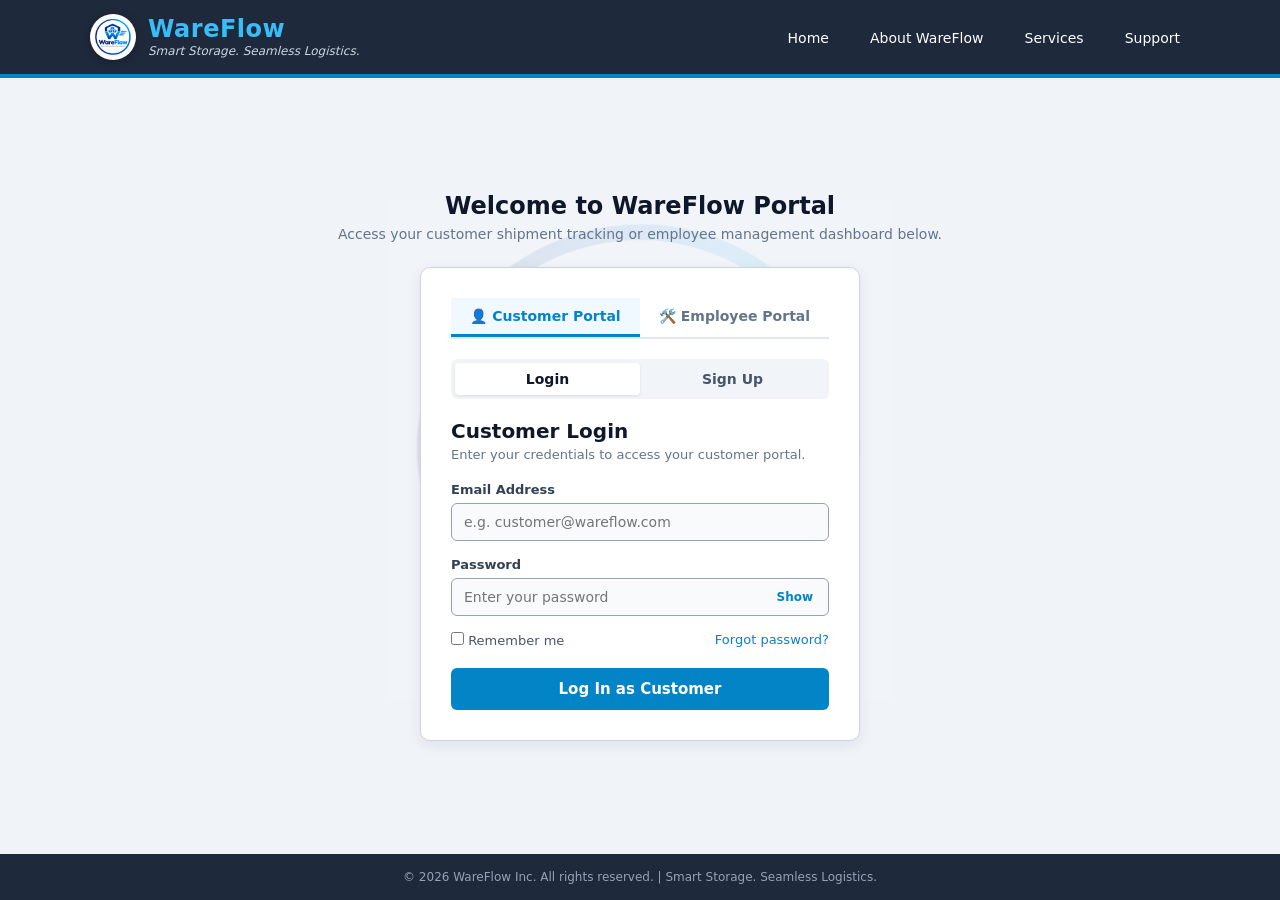
<file: index.html>
<!DOCTYPE html>
<html lang="en">
<head>
    <meta charset="UTF-8">
    <meta name="viewport" content="width=device-width, initial-scale=1.0">
    <title>WareFlow - Smart Storage & Logistics</title>
    <link rel="stylesheet" href="styles.css">
</head>
<body>

    <!-- Main Navigation Bar -->
    <header class="navbar">
        <div class="header-container">
            <div class="brand">
                <img src="logo.png" alt="WareFlow Logo" class="brand-logo">
                <div class="brand-text">
                    <h1 class="logo">WareFlow</h1>
                    <p class="tagline">Smart Storage. Seamless Logistics.</p>
                </div>
            </div>
            <nav class="nav-links">
                <a href="#home">Home</a>
                <a href="#about">About WareFlow</a>
                <a href="#services">Services</a>
                <a href="#contact">Support</a>
            </nav>
        </div>
    </header>

    <!-- Main Content Area -->
    <main class="main-container">
        <section class="welcome-text">
            <h2>Welcome to WareFlow Portal</h2>
            <p>Access your customer shipment tracking or employee management dashboard below.</p>
        </section>

        <!-- Authentication Card -->
        <div class="auth-box">
            
            <!-- User Role Switcher -->
            <div class="role-tabs">
                <button type="button" class="tab-btn active" id="customerTab" onclick="switchRole('customer')">
                    👤 Customer Portal
                </button>
                <button type="button" class="tab-btn" id="employeeTab" onclick="switchRole('employee')">
                    🛠️ Employee Portal
                </button>
            </div>

            <!-- Login / Sign Up Mode Toggle -->
            <div class="mode-toggle">
                <button type="button" class="mode-btn active" id="loginBtn" onclick="switchMode('login')">Login</button>
                <button type="button" class="mode-btn" id="signupBtn" onclick="switchMode('signup')">Sign Up</button>
            </div>

            <!-- Alert Notification -->
            <div id="alertBox" class="alert-box hidden"></div>

            <!-- Form Header -->
            <h3 id="formTitle">Customer Login</h3>
            <p id="formSubTitle" class="sub-text">Enter your credentials to access your customer dashboard.</p>

            <!-- Auth Form -->
            <form id="authForm" onsubmit="handleFormSubmit(event)">
                
                <!-- Full Name (Sign Up only) -->
                <div class="form-group signup-only hidden">
                    <label for="fullName">Full Name</label>
                    <input type="text" id="fullName" placeholder="Enter your full name">
                </div>

                <!-- Email or Staff ID -->
                <div class="form-group">
                    <label for="identifier" id="identifierLabel">Email Address</label>
                    <input type="text" id="identifier" placeholder="e.g. user@example.com" required>
                </div>

                <!-- Phone Number (Customer Sign Up only) -->
                <div class="form-group signup-only customer-only hidden">
                    <label for="phone">Phone Number</label>
                    <input type="tel" id="phone" placeholder="e.g. +1 555-0199">
                </div>

                <!-- Warehouse Department (Employee only) -->
                <div class="form-group employee-only hidden">
                    <label for="department">Warehouse Branch / Dept</label>
                    <select id="department">
                        <option value="">Select Branch / Department</option>
                        <option value="main">Central Warehouse - Hub A</option>
                        <option value="inbound">Inbound Receiving</option>
                        <option value="outbound">Outbound Fulfillment</option>
                        <option value="inventory">Inventory Control</option>
                    </select>
                </div>

                <!-- Access Code (Employee Sign Up only) -->
                <div class="form-group signup-only employee-only hidden">
                    <label for="employeeCode">Employee Access Code</label>
                    <input type="text" id="employeeCode" placeholder="Enter staff verification code">
                </div>

                <!-- Password Input -->
                <div class="form-group">
                    <label for="password">Password</label>
                    <div class="password-wrapper">
                        <input type="password" id="password" placeholder="Enter your password" required>
                        <button type="button" class="toggle-pwd" onclick="togglePasswordVisibility()">Show</button>
                    </div>
                </div>

                <!-- Confirm Password (Sign Up only) -->
                <div class="form-group signup-only hidden">
                    <label for="confirmPassword">Confirm Password</label>
                    <input type="password" id="confirmPassword" placeholder="Re-enter password">
                </div>

                <!-- Form Options -->
                <div class="form-options login-only">
                    <label class="remember-me">
                        <input type="checkbox" id="rememberMe"> Remember me
                    </label>
                    <a href="#" class="forgot-link" onclick="handleForgotPassword(event)">Forgot password?</a>
                </div>

                <!-- Action Button -->
                <button type="submit" class="submit-btn" id="submitBtn">Log In as Customer</button>
            </form>
        </div>
    </main>

    <!-- Footer -->
    <footer class="footer">
        <p>&copy; 2026 WareFlow Inc. All rights reserved. | Smart Storage. Seamless Logistics.</p>
    </footer>

    <script src="script.js"></script>
</body>
</html>
</file>
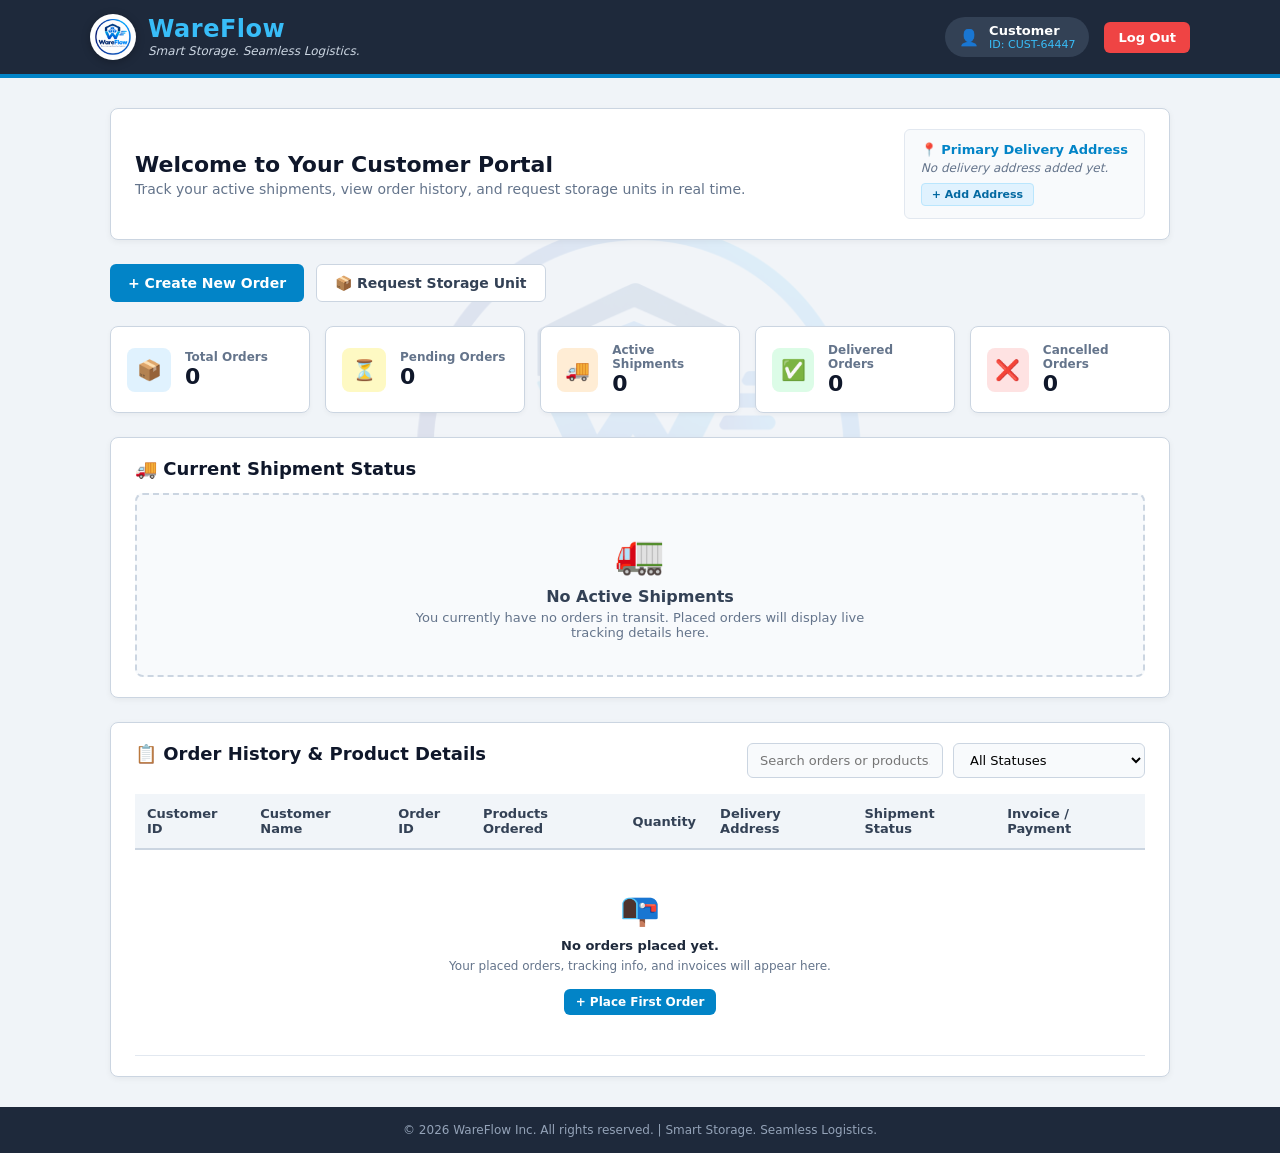
<file: customer_dashboard.html>
<!DOCTYPE html>
<html lang="en">
<head>
    <meta charset="UTF-8">
    <meta name="viewport" content="width=device-width, initial-scale=1.0">
    <title>Customer Dashboard - WareFlow</title>
    <link rel="stylesheet" href="customer_styles.css">
</head>
<body>

    <!-- Header Navigation -->
    <header class="navbar">
        <div class="header-container">
            <div class="brand">
                <img src="logo.png" alt="WareFlow Logo" class="brand-logo">
                <div class="brand-text">
                    <h1 class="logo">WareFlow</h1>
                    <p class="tagline">Smart Storage. Seamless Logistics.</p>
                </div>
            </div>
            <div class="user-nav">
                <div class="user-profile">
                    <span class="user-avatar">👤</span>
                    <div class="user-info">
                        <span class="user-name" id="custNameDisplay">Customer</span>
                        <span class="user-id" id="custIdDisplay">ID: Loading...</span>
                    </div>
                </div>
                <button class="logout-btn" onclick="handleLogout()">Log Out</button>
            </div>
        </div>
    </header>

    <!-- Main Container -->
    <main class="dashboard-container">
        
        <!-- Welcome Card & Quick Info -->
        <section class="welcome-card">
            <div class="welcome-text">
                <h2>Welcome to Your Customer Portal</h2>
                <p>Track your active shipments, view order history, and request storage units in real time.</p>
            </div>
            <div class="delivery-address-card">
                <h4>📍 Primary Delivery Address</h4>
                <p id="deliveryAddressText">No delivery address added yet.</p>
                <button class="small-btn" onclick="editAddress()">+ Add Address</button>
            </div>
        </section>

        <!-- Quick Action Buttons -->
        <section class="action-bar">
            <button class="primary-btn" onclick="createNewOrder()">+ Create New Order</button>
            <button class="secondary-btn" onclick="requestStorage()">📦 Request Storage Unit</button>
        </section>

        <!-- Summary Metrics -->
        <section class="stats-grid">
            <div class="stat-card">
                <div class="stat-icon blue">📦</div>
                <div class="stat-details">
                    <span class="stat-label">Total Orders</span>
                    <span class="stat-value" id="totalOrders">0</span>
                </div>
            </div>

            <div class="stat-card">
                <div class="stat-icon yellow">⏳</div>
                <div class="stat-details">
                    <span class="stat-label">Pending Orders</span>
                    <span class="stat-value" id="pendingOrders">0</span>
                </div>
            </div>

            <div class="stat-card">
                <div class="stat-icon orange">🚚</div>
                <div class="stat-details">
                    <span class="stat-label">Active Shipments</span>
                    <span class="stat-value" id="activeShipments">0</span>
                </div>
            </div>

            <div class="stat-card">
                <div class="stat-icon green">✅</div>
                <div class="stat-details">
                    <span class="stat-label">Delivered Orders</span>
                    <span class="stat-value" id="deliveredOrders">0</span>
                </div>
            </div>

            <div class="stat-card">
                <div class="stat-icon red">❌</div>
                <div class="stat-details">
                    <span class="stat-label">Cancelled Orders</span>
                    <span class="stat-value" id="cancelledOrders">0</span>
                </div>
            </div>
        </section>

        <!-- Live Tracker -->
        <section class="section-card tracker-card">
            <h3>🚚 Current Shipment Status</h3>
            <div class="empty-state-box" id="trackerEmptyState">
                <div class="empty-icon">🚛</div>
                <h4>No Active Shipments</h4>
                <p>You currently have no orders in transit. Placed orders will display live tracking status here.</p>
            </div>
        </section>

        <!-- Orders Table -->
        <section class="section-card">
            <div class="table-header">
                <h3>📋 Order History & Product Details</h3>
                <div class="table-controls">
                    <input type="text" id="searchInput" placeholder="Search orders or products..." onkeyup="filterOrders()">
                    <select id="statusFilter" onchange="filterOrders()">
                        <option value="ALL">All Statuses</option>
                        <option value="Pending">Pending</option>
                        <option value="Dispatched">Dispatched / In Transit</option>
                        <option value="Delivered">Delivered</option>
                        <option value="Cancelled">Cancelled</option>
                    </select>
                </div>
            </div>

            <div class="table-wrapper">
                <table class="data-table" id="ordersTable">
                    <thead>
                        <tr>
                            <th>Customer ID</th>
                            <th>Customer Name</th>
                            <th>Order ID</th>
                            <th>Products Ordered</th>
                            <th>Quantity</th>
                            <th>Delivery Address</th>
                            <th>Shipment Status</th>
                            <th>Invoice / Payment</th>
                        </tr>
                    </thead>
                    <tbody id="ordersTableBody">
                        <tr>
                            <td colspan="8" class="empty-table-cell">
                                <div class="empty-table-state">
                                    <span class="empty-icon-small">📭</span>
                                    <p><strong>No order details found.</strong></p>
                                    <p class="sub-empty">Your placed orders, shipment status, and invoice details will appear here.</p>
                                    <button class="primary-btn small" onclick="createNewOrder()">+ Place First Order</button>
                                </div>
                            </td>
                        </tr>
                    </tbody>
                </table>
            </div>
        </section>

    </main>

    <!-- Footer -->
    <footer class="footer">
        <p>&copy; 2026 WareFlow Inc. All rights reserved. | Smart Storage. Seamless Logistics.</p>
    </footer>

    <script src="customer_script.js"></script>
</body>
</html>
</file>
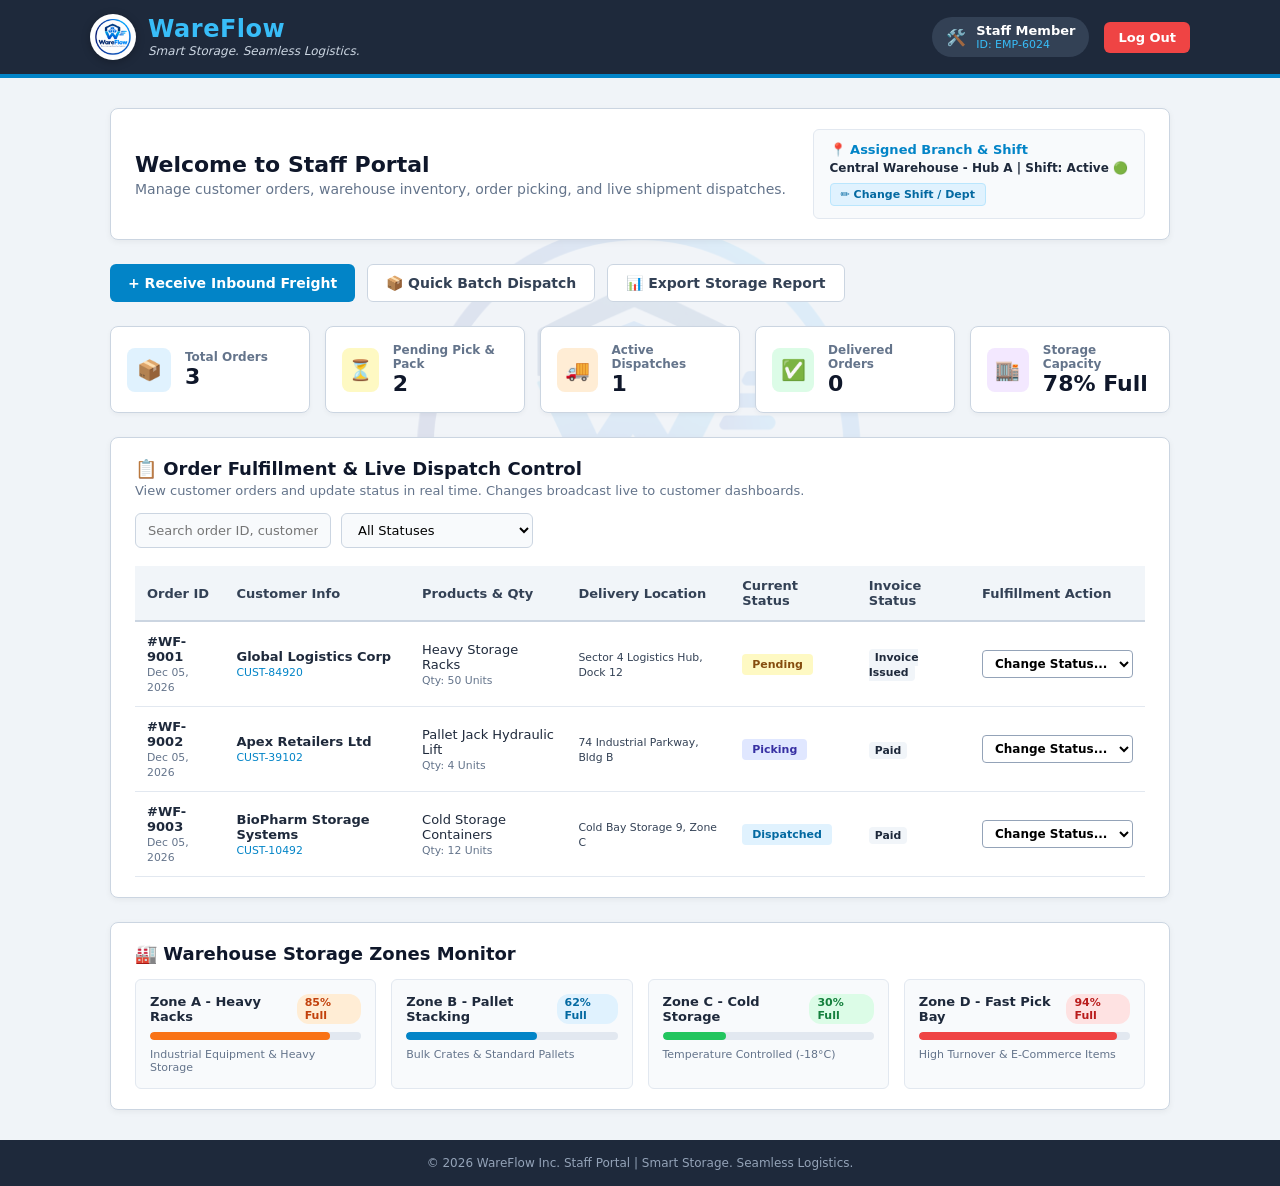
<file: employee_dashboard.html>
<!DOCTYPE html>
<html lang="en">
<head>
    <meta charset="UTF-8">
    <meta name="viewport" content="width=device-width, initial-scale=1.0">
    <title>Employee Dashboard - WareFlow</title>
    <link rel="stylesheet" href="employee_styles.css">
</head>
<body>

    <!-- Main Navigation Bar -->
    <header class="navbar">
        <div class="header-container">
            <div class="brand">
                <img src="logo.png" alt="WareFlow Logo" class="brand-logo">
                <div class="brand-text">
                    <h1 class="logo">WareFlow</h1>
                    <p class="tagline">Smart Storage. Seamless Logistics.</p>
                </div>
            </div>
            <div class="user-nav">
                <div class="user-profile">
                    <span class="user-avatar">🛠️</span>
                    <div class="user-info">
                        <span class="user-name" id="empNameDisplay">Staff Member</span>
                        <span class="user-id" id="empIdDisplay">ID: EMP-4092</span>
                    </div>
                </div>
                <button class="logout-btn" onclick="handleLogout()">Log Out</button>
            </div>
        </div>
    </header>

    <!-- Main Content Container -->
    <main class="dashboard-container">
        
        <!-- Welcome Banner & Shift Details -->
        <section class="welcome-card">
            <div class="welcome-text">
                <h2>Welcome to Staff Portal</h2>
                <p>Manage customer orders, warehouse inventory, order picking, and live shipment dispatches.</p>
            </div>
            <div class="shift-info-card">
                <h4>📍 Assigned Branch & Shift</h4>
                <p id="shiftInfoText">Central Warehouse - Hub A | Shift: Day (Active 🟢)</p>
                <button class="small-btn" onclick="changeShiftInfo()">✏️ Change Shift / Dept</button>
            </div>
        </section>

        <!-- Quick Action Buttons -->
        <section class="action-bar">
            <button class="primary-btn" onclick="createNewStockOrder()">+ Receive Inbound Freight</button>
            <button class="secondary-btn" onclick="quickBatchDispatch()">📦 Quick Batch Dispatch</button>
            <button class="secondary-btn" onclick="generateInventoryReport()">📊 Export Storage Report</button>
        </section>

        <!-- Operational Metrics Grid -->
        <section class="stats-grid">
            <div class="stat-card">
                <div class="stat-icon blue">📦</div>
                <div class="stat-details">
                    <span class="stat-label">Total Orders</span>
                    <span class="stat-value" id="totalOrders">0</span>
                </div>
            </div>

            <div class="stat-card">
                <div class="stat-icon yellow">⏳</div>
                <div class="stat-details">
                    <span class="stat-label">Pending Pick & Pack</span>
                    <span class="stat-value" id="pendingOrders">0</span>
                </div>
            </div>

            <div class="stat-card">
                <div class="stat-icon orange">🚚</div>
                <div class="stat-details">
                    <span class="stat-label">Active Dispatches</span>
                    <span class="stat-value" id="activeShipments">0</span>
                </div>
            </div>

            <div class="stat-card">
                <div class="stat-icon green">✅</div>
                <div class="stat-details">
                    <span class="stat-label">Delivered Orders</span>
                    <span class="stat-value" id="deliveredOrders">0</span>
                </div>
            </div>

            <div class="stat-card">
                <div class="stat-icon purple">🏬</div>
                <div class="stat-details">
                    <span class="stat-label">Storage Capacity</span>
                    <span class="stat-value" id="storageCapacity">78% Full</span>
                </div>
            </div>
        </section>

        <!-- Order Fulfillment & Live Status Control -->
        <section class="section-card">
            <div class="table-header">
                <div>
                    <h3>📋 Order Fulfillment & Live Dispatch Control</h3>
                    <p class="section-subtext">View customer orders and update status in real time. Changes broadcast live to customer dashboards.</p>
                </div>
                <div class="table-controls">
                    <input type="text" id="searchInput" placeholder="Search order ID, customer, product..." onkeyup="filterOrders()">
                    <select id="statusFilter" onchange="filterOrders()">
                        <option value="ALL">All Statuses</option>
                        <option value="Pending">Pending</option>
                        <option value="Picking">Picking</option>
                        <option value="Packing">Packing</option>
                        <option value="Dispatched">Dispatched / In Transit</option>
                        <option value="Delivered">Delivered</option>
                        <option value="Cancelled">Cancelled</option>
                    </select>
                </div>
            </div>

            <div class="table-wrapper">
                <table class="data-table" id="ordersTable">
                    <thead>
                        <tr>
                            <th>Order ID</th>
                            <th>Customer Info</th>
                            <th>Products & Qty</th>
                            <th>Delivery Location</th>
                            <th>Current Status</th>
                            <th>Invoice Status</th>
                            <th>Fulfillment Action</th>
                        </tr>
                    </thead>
                    <tbody id="ordersTableBody">
                        <!-- Populated by JavaScript -->
                    </tbody>
                </table>
            </div>
        </section>

        <!-- Storage Zones Monitor -->
        <section class="section-card">
            <h3>🏭 Warehouse Storage Zones Monitor</h3>
            <div class="zones-grid">
                <div class="zone-card">
                    <div class="zone-header">
                        <span class="zone-title">Zone A - Heavy Racks</span>
                        <span class="zone-badge high">85% Full</span>
                    </div>
                    <div class="progress-bar-bg">
                        <div class="progress-bar-fill high" style="width: 85%;"></div>
                    </div>
                    <p class="zone-info">Industrial Equipment & Heavy Storage</p>
                </div>

                <div class="zone-card">
                    <div class="zone-header">
                        <span class="zone-title">Zone B - Pallet Stacking</span>
                        <span class="zone-badge medium">62% Full</span>
                    </div>
                    <div class="progress-bar-bg">
                        <div class="progress-bar-fill medium" style="width: 62%;"></div>
                    </div>
                    <p class="zone-info">Bulk Crates & Standard Pallets</p>
                </div>

                <div class="zone-card">
                    <div class="zone-header">
                        <span class="zone-title">Zone C - Cold Storage</span>
                        <span class="zone-badge low">30% Full</span>
                    </div>
                    <div class="progress-bar-bg">
                        <div class="progress-bar-fill low" style="width: 30%;"></div>
                    </div>
                    <p class="zone-info">Temperature Controlled (-18°C)</p>
                </div>

                <div class="zone-card">
                    <div class="zone-header">
                        <span class="zone-title">Zone D - Fast Pick Bay</span>
                        <span class="zone-badge critical">94% Full</span>
                    </div>
                    <div class="progress-bar-bg">
                        <div class="progress-bar-fill critical" style="width: 94%;"></div>
                    </div>
                    <p class="zone-info">High Turnover & E-Commerce Items</p>
                </div>
            </div>
        </section>

    </main>

    <!-- Footer -->
    <footer class="footer">
        <p>&copy; 2026 WareFlow Inc. Staff Portal | Smart Storage. Seamless Logistics.</p>
    </footer>

    <script src="employee_script.js"></script>
</body>
</html>
</file>
<file: styles.css>
/* WareFlow Main Stylesheet */

* {
    box-sizing: border-box;
    margin: 0;
    padding: 0;
    font-family: system-ui, -apple-system, BlinkMacSystemFont, 'Segoe UI', Roboto, Oxygen, Ubuntu, Cantarell, sans-serif;
}

body {
    background-color: #f0f4f8;
    color: #1e293b;
    display: flex;
    flex-direction: column;
    min-height: 100vh;
    position: relative;
}

/* Light Central Watermark Overlay */
body::before {
    content: "";
    position: fixed;
    top: 50%;
    left: 50%;
    transform: translate(-50%, -50%);
    width: 500px;
    height: 500px;
    max-width: 80vw;
    max-height: 80vh;
    background-image: url('logo.png');
    background-repeat: no-repeat;
    background-position: center;
    background-size: contain;
    opacity: 0.08;
    pointer-events: none;
    z-index: 0;
}

/* Navigation Bar */
.navbar {
    background-color: #1e293b;
    color: #ffffff;
    padding: 14px 24px;
    border-bottom: 4px solid #0284c7;
    position: relative;
    z-index: 1;
}

.header-container {
    max-width: 1100px;
    margin: 0 auto;
    display: flex;
    justify-content: space-between;
    align-items: center;
    flex-wrap: wrap;
    gap: 15px;
}

.brand {
    display: flex;
    align-items: center;
    gap: 12px;
}

.brand-logo {
    height: 46px;
    width: 46px;
    object-fit: contain;
    border-radius: 50%;
    background-color: #ffffff;
    padding: 3px;
    box-shadow: 0 2px 8px rgba(0, 0, 0, 0.25);
    transition: transform 0.2s ease;
}

.brand-logo:hover {
    transform: scale(1.05);
}

.brand-text {
    display: flex;
    flex-direction: column;
}

.logo {
    font-size: 24px;
    font-weight: 700;
    color: #38bdf8;
    line-height: 1.1;
    letter-spacing: 0.5px;
}

.tagline {
    font-size: 12px;
    color: #cbd5e1;
    margin-top: 2px;
    font-style: italic;
}

.nav-links a {
    color: #ffffff;
    text-decoration: none;
    margin-left: 16px;
    font-size: 14px;
    padding: 6px 10px;
    border-radius: 4px;
    transition: background-color 0.2s, color 0.2s;
}

.nav-links a:hover {
    background-color: #334155;
    color: #38bdf8;
}

/* Main Content Container */
.main-container {
    flex: 1;
    display: flex;
    flex-direction: column;
    align-items: center;
    justify-content: center;
    padding: 40px 20px;
    position: relative;
    z-index: 1;
}

.welcome-text {
    text-align: center;
    margin-bottom: 25px;
}

.welcome-text h2 {
    font-size: 24px;
    color: #0f172a;
    margin-bottom: 6px;
}

.welcome-text p {
    font-size: 14px;
    color: #64748b;
}

/* Authentication Box */
.auth-box {
    background-color: #ffffff;
    width: 100%;
    max-width: 440px;
    border: 1px solid #cbd5e1;
    border-radius: 10px;
    padding: 30px;
    box-shadow: 0 4px 14px rgba(0, 0, 0, 0.08);
}

/* Role Selector Tabs */
.role-tabs {
    display: flex;
    margin-bottom: 20px;
    border-bottom: 2px solid #e2e8f0;
}

.tab-btn {
    flex: 1;
    padding: 10px;
    background: none;
    border: none;
    border-bottom: 3px solid transparent;
    font-size: 14px;
    font-weight: 600;
    color: #64748b;
    cursor: pointer;
    transition: all 0.2s ease;
}

.tab-btn.active {
    color: #0284c7;
    border-bottom: 3px solid #0284c7;
    background-color: #f0f9ff;
}

/* Form Mode Toggle */
.mode-toggle {
    display: flex;
    background-color: #f1f5f9;
    padding: 4px;
    border-radius: 6px;
    margin-bottom: 20px;
}

.mode-btn {
    flex: 1;
    padding: 8px;
    background: none;
    border: none;
    border-radius: 4px;
    font-size: 14px;
    font-weight: 600;
    color: #475569;
    cursor: pointer;
}

.mode-btn.active {
    background-color: #ffffff;
    color: #0f172a;
    box-shadow: 0 1px 3px rgba(0, 0, 0, 0.1);
}

/* Form Headings */
#formTitle {
    font-size: 20px;
    color: #0f172a;
    margin-bottom: 4px;
}

.sub-text {
    font-size: 13px;
    color: #64748b;
    margin-bottom: 20px;
}

/* Form Inputs */
.form-group {
    margin-bottom: 16px;
    text-align: left;
}

.form-group label {
    display: block;
    font-size: 13px;
    font-weight: 600;
    color: #334155;
    margin-bottom: 6px;
}

.form-group input,
.form-group select {
    width: 100%;
    padding: 10px 12px;
    border: 1px solid #94a3b8;
    border-radius: 6px;
    font-size: 14px;
    background-color: #f8fafc;
    transition: border-color 0.2s, box-shadow 0.2s;
}

.form-group input:focus,
.form-group select:focus {
    outline: none;
    border-color: #0284c7;
    background-color: #ffffff;
    box-shadow: 0 0 0 3px rgba(2, 132, 199, 0.15);
}

/* Password Toggle Field */
.password-wrapper {
    position: relative;
    display: flex;
    align-items: center;
}

.password-wrapper input {
    padding-right: 60px;
}

.toggle-pwd {
    position: absolute;
    right: 8px;
    background: none;
    border: none;
    color: #0284c7;
    font-size: 12px;
    font-weight: 600;
    cursor: pointer;
    padding: 4px 8px;
}

/* Form Options */
.form-options {
    display: flex;
    justify-content: space-between;
    align-items: center;
    font-size: 13px;
    margin-bottom: 20px;
}

.remember-me {
    color: #475569;
    cursor: pointer;
}

.forgot-link {
    color: #0284c7;
    text-decoration: none;
}

.forgot-link:hover {
    text-decoration: underline;
}

/* Submit Button */
.submit-btn {
    width: 100%;
    padding: 12px;
    background-color: #0284c7;
    color: #ffffff;
    border: none;
    border-radius: 6px;
    font-size: 15px;
    font-weight: 600;
    cursor: pointer;
    transition: background-color 0.2s;
}

.submit-btn:hover {
    background-color: #0369a1;
}

/* Notification Alerts */
.alert-box {
    padding: 10px 14px;
    border-radius: 6px;
    font-size: 13px;
    margin-bottom: 16px;
    text-align: left;
}

.alert-box.success {
    background-color: #dcfce7;
    color: #166534;
    border: 1px solid #bbf7d0;
}

.alert-box.error {
    background-color: #fee2e2;
    color: #991b1b;
    border: 1px solid #fecaca;
}

/* Utility Classes */
.hidden {
    display: none !important;
}

/* Footer */
.footer {
    background-color: #1e293b;
    color: #94a3b8;
    text-align: center;
    padding: 16px;
    font-size: 12px;
    position: relative;
    z-index: 1;
}
</file>
<file: customer_styles.css>
/* WareFlow Customer Dashboard Styling */

* {
    box-sizing: border-box;
    margin: 0;
    padding: 0;
    font-family: system-ui, -apple-system, BlinkMacSystemFont, 'Segoe UI', Roboto, Oxygen, Ubuntu, Cantarell, sans-serif;
}

body {
    background-color: #f0f4f8;
    color: #1e293b;
    display: flex;
    flex-direction: column;
    min-height: 100vh;
    position: relative;
}

/* Light Watermark Overlay at Center of Page */
body::before {
    content: "";
    position: fixed;
    top: 50%;
    left: 50%;
    transform: translate(-50%, -50%);
    width: 500px;
    height: 500px;
    max-width: 80vw;
    max-height: 80vh;
    background-image: url('logo.png');
    background-repeat: no-repeat;
    background-position: center;
    background-size: contain;
    opacity: 0.08;
    pointer-events: none;
    z-index: 0;
}

/* Navigation Navbar */
.navbar {
    background-color: #1e293b;
    color: #ffffff;
    padding: 14px 24px;
    border-bottom: 4px solid #0284c7;
    position: relative;
    z-index: 1;
}

.header-container {
    max-width: 1100px;
    margin: 0 auto;
    display: flex;
    justify-content: space-between;
    align-items: center;
    flex-wrap: wrap;
    gap: 15px;
}

.brand {
    display: flex;
    align-items: center;
    gap: 12px;
}

.brand-logo {
    height: 46px;
    width: 46px;
    object-fit: contain;
    border-radius: 50%;
    background-color: #ffffff;
    padding: 3px;
    box-shadow: 0 2px 8px rgba(0, 0, 0, 0.25);
    transition: transform 0.2s ease;
}

.brand-logo:hover {
    transform: scale(1.05);
}

.brand-text {
    display: flex;
    flex-direction: column;
}

.logo {
    font-size: 24px;
    font-weight: 700;
    color: #38bdf8;
    line-height: 1.1;
    letter-spacing: 0.5px;
}

.tagline {
    font-size: 12px;
    color: #cbd5e1;
    font-style: italic;
    margin-top: 2px;
}

.user-nav {
    display: flex;
    align-items: center;
    gap: 15px;
}

.user-profile {
    display: flex;
    align-items: center;
    gap: 10px;
    background-color: #334155;
    padding: 6px 14px;
    border-radius: 20px;
}

.user-avatar {
    font-size: 16px;
}

.user-info {
    display: flex;
    flex-direction: column;
}

.user-name {
    font-size: 13px;
    font-weight: 600;
    color: #ffffff;
}

.user-id {
    font-size: 11px;
    color: #38bdf8;
}

.logout-btn {
    background-color: #ef4444;
    color: #ffffff;
    border: none;
    padding: 8px 14px;
    border-radius: 6px;
    font-size: 13px;
    font-weight: 600;
    cursor: pointer;
    transition: background-color 0.2s;
}

.logout-btn:hover {
    background-color: #dc2626;
}

/* Main Dashboard Container */
.dashboard-container {
    flex: 1;
    max-width: 1100px;
    width: 100%;
    margin: 30px auto;
    padding: 0 20px;
    display: flex;
    flex-direction: column;
    gap: 24px;
    position: relative;
    z-index: 1;
}

/* Welcome Card */
.welcome-card {
    background-color: #ffffff;
    border: 1px solid #cbd5e1;
    border-radius: 8px;
    padding: 20px 24px;
    display: flex;
    justify-content: space-between;
    align-items: center;
    flex-wrap: wrap;
    gap: 16px;
    box-shadow: 0 2px 6px rgba(0, 0, 0, 0.05);
}

.welcome-text h2 {
    font-size: 22px;
    color: #0f172a;
    margin-bottom: 4px;
}

.welcome-text p {
    font-size: 14px;
    color: #64748b;
}

.delivery-address-card {
    background-color: #f8fafc;
    border: 1px solid #e2e8f0;
    border-radius: 6px;
    padding: 12px 16px;
    max-width: 350px;
}

.delivery-address-card h4 {
    font-size: 13px;
    color: #0284c7;
    margin-bottom: 4px;
}

.delivery-address-card p {
    font-size: 12px;
    color: #64748b;
    margin-bottom: 8px;
    font-style: italic;
}

.small-btn {
    background-color: #e0f2fe;
    color: #0369a1;
    border: 1px solid #bae6fd;
    padding: 4px 10px;
    border-radius: 4px;
    font-size: 11px;
    font-weight: 600;
    cursor: pointer;
    transition: background-color 0.2s;
}

.small-btn:hover {
    background-color: #bae6fd;
}

/* Action Bar */
.action-bar {
    display: flex;
    gap: 12px;
    flex-wrap: wrap;
}

.primary-btn {
    background-color: #0284c7;
    color: #ffffff;
    border: none;
    padding: 10px 18px;
    border-radius: 6px;
    font-size: 14px;
    font-weight: 600;
    cursor: pointer;
    transition: background-color 0.2s;
}

.primary-btn:hover {
    background-color: #0369a1;
}

.primary-btn.small {
    padding: 6px 12px;
    font-size: 12px;
    margin-top: 10px;
}

.secondary-btn {
    background-color: #ffffff;
    color: #334155;
    border: 1px solid #cbd5e1;
    padding: 10px 18px;
    border-radius: 6px;
    font-size: 14px;
    font-weight: 600;
    cursor: pointer;
    transition: background-color 0.2s;
}

.secondary-btn:hover {
    background-color: #f1f5f9;
}

/* Summary Grid */
.stats-grid {
    display: grid;
    grid-template-columns: repeat(auto-fit, minmax(180px, 1fr));
    gap: 15px;
}

.stat-card {
    background-color: #ffffff;
    border: 1px solid #cbd5e1;
    border-radius: 8px;
    padding: 16px;
    display: flex;
    align-items: center;
    gap: 14px;
    box-shadow: 0 2px 5px rgba(0, 0, 0, 0.04);
}

.stat-icon {
    width: 44px;
    height: 44px;
    border-radius: 8px;
    display: flex;
    align-items: center;
    justify-content: center;
    font-size: 20px;
}

.stat-icon.blue { background-color: #e0f2fe; }
.stat-icon.yellow { background-color: #fef9c3; }
.stat-icon.orange { background-color: #ffedd5; }
.stat-icon.green { background-color: #dcfce7; }
.stat-icon.red { background-color: #fee2e2; }

.stat-details {
    display: flex;
    flex-direction: column;
}

.stat-label {
    font-size: 12px;
    color: #64748b;
    font-weight: 600;
}

.stat-value {
    font-size: 22px;
    font-weight: 700;
    color: #0f172a;
}

/* Card Sections */
.section-card {
    background-color: #ffffff;
    border: 1px solid #cbd5e1;
    border-radius: 8px;
    padding: 20px 24px;
    box-shadow: 0 2px 6px rgba(0, 0, 0, 0.05);
}

.section-card h3 {
    font-size: 18px;
    color: #0f172a;
    margin-bottom: 14px;
}

/* Empty State */
.empty-state-box {
    background-color: #f8fafc;
    border: 2px dashed #cbd5e1;
    border-radius: 8px;
    padding: 35px 20px;
    text-align: center;
}

.empty-icon {
    font-size: 40px;
    margin-bottom: 10px;
}

.empty-state-box h4 {
    font-size: 16px;
    color: #334155;
    margin-bottom: 4px;
}

.empty-state-box p {
    font-size: 13px;
    color: #64748b;
    max-width: 500px;
    margin: 0 auto;
}

/* Data Table */
.table-header {
    display: flex;
    justify-content: space-between;
    align-items: center;
    margin-bottom: 16px;
    flex-wrap: wrap;
    gap: 12px;
}

.table-controls {
    display: flex;
    gap: 10px;
}

.table-controls input,
.table-controls select {
    padding: 8px 12px;
    border: 1px solid #cbd5e1;
    border-radius: 6px;
    font-size: 13px;
    background-color: #f8fafc;
}

.table-wrapper {
    overflow-x: auto;
}

.data-table {
    width: 100%;
    border-collapse: collapse;
    font-size: 13px;
    text-align: left;
}

.data-table th {
    background-color: #f1f5f9;
    color: #334155;
    padding: 12px;
    border-bottom: 2px solid #cbd5e1;
}

.data-table td {
    padding: 12px;
    border-bottom: 1px solid #e2e8f0;
    color: #1e293b;
    vertical-align: middle;
}

.empty-table-cell {
    text-align: center;
    padding: 40px 20px !important;
}

.empty-table-state {
    display: flex;
    flex-direction: column;
    align-items: center;
    gap: 6px;
}

.empty-icon-small {
    font-size: 32px;
    margin-bottom: 4px;
}

.sub-empty {
    font-size: 12px;
    color: #64748b;
}

/* Footer */
.footer {
    background-color: #1e293b;
    color: #94a3b8;
    text-align: center;
    padding: 16px;
    font-size: 12px;
    margin-top: auto;
    position: relative;
    z-index: 1;
}
</file>
<file: employee_styles.css>
/* WareFlow Employee Dashboard Styling */

* {
    box-sizing: border-box;
    margin: 0;
    padding: 0;
    font-family: system-ui, -apple-system, BlinkMacSystemFont, 'Segoe UI', Roboto, Oxygen, Ubuntu, Cantarell, sans-serif;
}

body {
    background-color: #f0f4f8;
    color: #1e293b;
    display: flex;
    flex-direction: column;
    min-height: 100vh;
    position: relative;
}

/* Light Watermark Overlay at Center of Page */
body::before {
    content: "";
    position: fixed;
    top: 50%;
    left: 50%;
    transform: translate(-50%, -50%);
    width: 500px;
    height: 500px;
    max-width: 80vw;
    max-height: 80vh;
    background-image: url('logo.png');
    background-repeat: no-repeat;
    background-position: center;
    background-size: contain;
    opacity: 0.08;
    pointer-events: none;
    z-index: 0;
}

/* Navigation Navbar */
.navbar {
    background-color: #1e293b;
    color: #ffffff;
    padding: 14px 24px;
    border-bottom: 4px solid #0284c7;
    position: relative;
    z-index: 1;
}

.header-container {
    max-width: 1100px;
    margin: 0 auto;
    display: flex;
    justify-content: space-between;
    align-items: center;
    flex-wrap: wrap;
    gap: 15px;
}

.brand {
    display: flex;
    align-items: center;
    gap: 12px;
}

.brand-logo {
    height: 46px;
    width: 46px;
    object-fit: contain;
    border-radius: 50%;
    background-color: #ffffff;
    padding: 3px;
    box-shadow: 0 2px 8px rgba(0, 0, 0, 0.25);
    transition: transform 0.2s ease;
}

.brand-logo:hover {
    transform: scale(1.05);
}

.brand-text {
    display: flex;
    flex-direction: column;
}

.logo {
    font-size: 24px;
    font-weight: 700;
    color: #38bdf8;
    line-height: 1.1;
    letter-spacing: 0.5px;
}

.tagline {
    font-size: 12px;
    color: #cbd5e1;
    font-style: italic;
    margin-top: 2px;
}

.user-nav {
    display: flex;
    align-items: center;
    gap: 15px;
}

.user-profile {
    display: flex;
    align-items: center;
    gap: 10px;
    background-color: #334155;
    padding: 6px 14px;
    border-radius: 20px;
}

.user-avatar {
    font-size: 16px;
}

.user-info {
    display: flex;
    flex-direction: column;
}

.user-name {
    font-size: 13px;
    font-weight: 600;
    color: #ffffff;
}

.user-id {
    font-size: 11px;
    color: #38bdf8;
}

.logout-btn {
    background-color: #ef4444;
    color: #ffffff;
    border: none;
    padding: 8px 14px;
    border-radius: 6px;
    font-size: 13px;
    font-weight: 600;
    cursor: pointer;
    transition: background-color 0.2s;
}

.logout-btn:hover {
    background-color: #dc2626;
}

/* Main Dashboard Container */
.dashboard-container {
    flex: 1;
    max-width: 1100px;
    width: 100%;
    margin: 30px auto;
    padding: 0 20px;
    display: flex;
    flex-direction: column;
    gap: 24px;
    position: relative;
    z-index: 1;
}

/* Welcome Card */
.welcome-card {
    background-color: #ffffff;
    border: 1px solid #cbd5e1;
    border-radius: 8px;
    padding: 20px 24px;
    display: flex;
    justify-content: space-between;
    align-items: center;
    flex-wrap: wrap;
    gap: 16px;
    box-shadow: 0 2px 6px rgba(0, 0, 0, 0.05);
}

.welcome-text h2 {
    font-size: 22px;
    color: #0f172a;
    margin-bottom: 4px;
}

.welcome-text p {
    font-size: 14px;
    color: #64748b;
}

.shift-info-card {
    background-color: #f8fafc;
    border: 1px solid #e2e8f0;
    border-radius: 6px;
    padding: 12px 16px;
    max-width: 360px;
}

.shift-info-card h4 {
    font-size: 13px;
    color: #0284c7;
    margin-bottom: 4px;
}

.shift-info-card p {
    font-size: 12px;
    color: #1e293b;
    margin-bottom: 8px;
    font-weight: 600;
}

.small-btn {
    background-color: #e0f2fe;
    color: #0369a1;
    border: 1px solid #bae6fd;
    padding: 4px 10px;
    border-radius: 4px;
    font-size: 11px;
    font-weight: 600;
    cursor: pointer;
    transition: background-color 0.2s;
}

.small-btn:hover {
    background-color: #bae6fd;
}

/* Action Bar */
.action-bar {
    display: flex;
    gap: 12px;
    flex-wrap: wrap;
}

.primary-btn {
    background-color: #0284c7;
    color: #ffffff;
    border: none;
    padding: 10px 18px;
    border-radius: 6px;
    font-size: 14px;
    font-weight: 600;
    cursor: pointer;
    transition: background-color 0.2s;
}

.primary-btn:hover {
    background-color: #0369a1;
}

.secondary-btn {
    background-color: #ffffff;
    color: #334155;
    border: 1px solid #cbd5e1;
    padding: 10px 18px;
    border-radius: 6px;
    font-size: 14px;
    font-weight: 600;
    cursor: pointer;
    transition: background-color 0.2s;
}

.secondary-btn:hover {
    background-color: #f1f5f9;
}

/* Summary Grid */
.stats-grid {
    display: grid;
    grid-template-columns: repeat(auto-fit, minmax(180px, 1fr));
    gap: 15px;
}

.stat-card {
    background-color: #ffffff;
    border: 1px solid #cbd5e1;
    border-radius: 8px;
    padding: 16px;
    display: flex;
    align-items: center;
    gap: 14px;
    box-shadow: 0 2px 5px rgba(0, 0, 0, 0.04);
}

.stat-icon {
    width: 44px;
    height: 44px;
    border-radius: 8px;
    display: flex;
    align-items: center;
    justify-content: center;
    font-size: 20px;
}

.stat-icon.blue { background-color: #e0f2fe; }
.stat-icon.yellow { background-color: #fef9c3; }
.stat-icon.orange { background-color: #ffedd5; }
.stat-icon.green { background-color: #dcfce7; }
.stat-icon.purple { background-color: #f3e8ff; }

.stat-details {
    display: flex;
    flex-direction: column;
}

.stat-label {
    font-size: 12px;
    color: #64748b;
    font-weight: 600;
}

.stat-value {
    font-size: 22px;
    font-weight: 700;
    color: #0f172a;
}

/* Card Sections */
.section-card {
    background-color: #ffffff;
    border: 1px solid #cbd5e1;
    border-radius: 8px;
    padding: 20px 24px;
    box-shadow: 0 2px 6px rgba(0, 0, 0, 0.05);
}

.section-card h3 {
    font-size: 18px;
    color: #0f172a;
    margin-bottom: 4px;
}

.section-subtext {
    font-size: 13px;
    color: #64748b;
}

/* Data Table */
.table-header {
    display: flex;
    justify-content: space-between;
    align-items: flex-start;
    margin-bottom: 18px;
    flex-wrap: wrap;
    gap: 15px;
}

.table-controls {
    display: flex;
    gap: 10px;
}

.table-controls input,
.table-controls select {
    padding: 8px 12px;
    border: 1px solid #cbd5e1;
    border-radius: 6px;
    font-size: 13px;
    background-color: #f8fafc;
}

.table-wrapper {
    overflow-x: auto;
}

.data-table {
    width: 100%;
    border-collapse: collapse;
    font-size: 13px;
    text-align: left;
}

.data-table th {
    background-color: #f1f5f9;
    color: #334155;
    padding: 12px;
    border-bottom: 2px solid #cbd5e1;
}

.data-table td {
    padding: 12px;
    border-bottom: 1px solid #e2e8f0;
    color: #1e293b;
    vertical-align: middle;
}

/* Status Badges */
.status-badge {
    padding: 4px 10px;
    border-radius: 4px;
    font-weight: 600;
    font-size: 11px;
    display: inline-block;
}

.status-badge.pending { background-color: #fef9c3; color: #854d0e; }
.status-badge.picking { background-color: #e0e7ff; color: #3730a3; }
.status-badge.packing { background-color: #fae8ff; color: #86198f; }
.status-badge.dispatched { background-color: #e0f2fe; color: #0369a1; }
.status-badge.delivered { background-color: #dcfce7; color: #15803d; }
.status-badge.cancelled { background-color: #fee2e2; color: #b91c1c; }

/* Status Action Dropdown */
.status-select {
    padding: 5px 8px;
    font-size: 12px;
    border: 1px solid #94a3b8;
    border-radius: 4px;
    background-color: #ffffff;
    font-weight: 600;
    cursor: pointer;
}

/* Empty Table Cell */
.empty-table-cell {
    text-align: center;
    padding: 40px 20px !important;
}

.empty-table-state {
    display: flex;
    flex-direction: column;
    align-items: center;
    gap: 6px;
}

.empty-icon-small {
    font-size: 32px;
    margin-bottom: 4px;
}

/* Warehouse Zones Monitor */
.zones-grid {
    display: grid;
    grid-template-columns: repeat(auto-fit, minmax(220px, 1fr));
    gap: 15px;
    margin-top: 15px;
}

.zone-card {
    background-color: #f8fafc;
    border: 1px solid #e2e8f0;
    border-radius: 6px;
    padding: 14px;
}

.zone-header {
    display: flex;
    justify-content: space-between;
    align-items: center;
    margin-bottom: 8px;
}

.zone-title {
    font-size: 13px;
    font-weight: 600;
    color: #1e293b;
}

.zone-badge {
    font-size: 11px;
    font-weight: 600;
    padding: 2px 8px;
    border-radius: 12px;
}

.zone-badge.low { background-color: #dcfce7; color: #15803d; }
.zone-badge.medium { background-color: #e0f2fe; color: #0369a1; }
.zone-badge.high { background-color: #ffedd5; color: #c2410c; }
.zone-badge.critical { background-color: #fee2e2; color: #b91c1c; }

.progress-bar-bg {
    width: 100%;
    height: 8px;
    background-color: #e2e8f0;
    border-radius: 4px;
    overflow: hidden;
    margin-bottom: 8px;
}

.progress-bar-fill {
    height: 100%;
    border-radius: 4px;
}

.progress-bar-fill.low { background-color: #22c55e; }
.progress-bar-fill.medium { background-color: #0284c7; }
.progress-bar-fill.high { background-color: #f97316; }
.progress-bar-fill.critical { background-color: #ef4444; }

.zone-info {
    font-size: 11px;
    color: #64748b;
}

/* Footer */
.footer {
    background-color: #1e293b;
    color: #94a3b8;
    text-align: center;
    padding: 16px;
    font-size: 12px;
    margin-top: auto;
    position: relative;
    z-index: 1;
}
</file>
